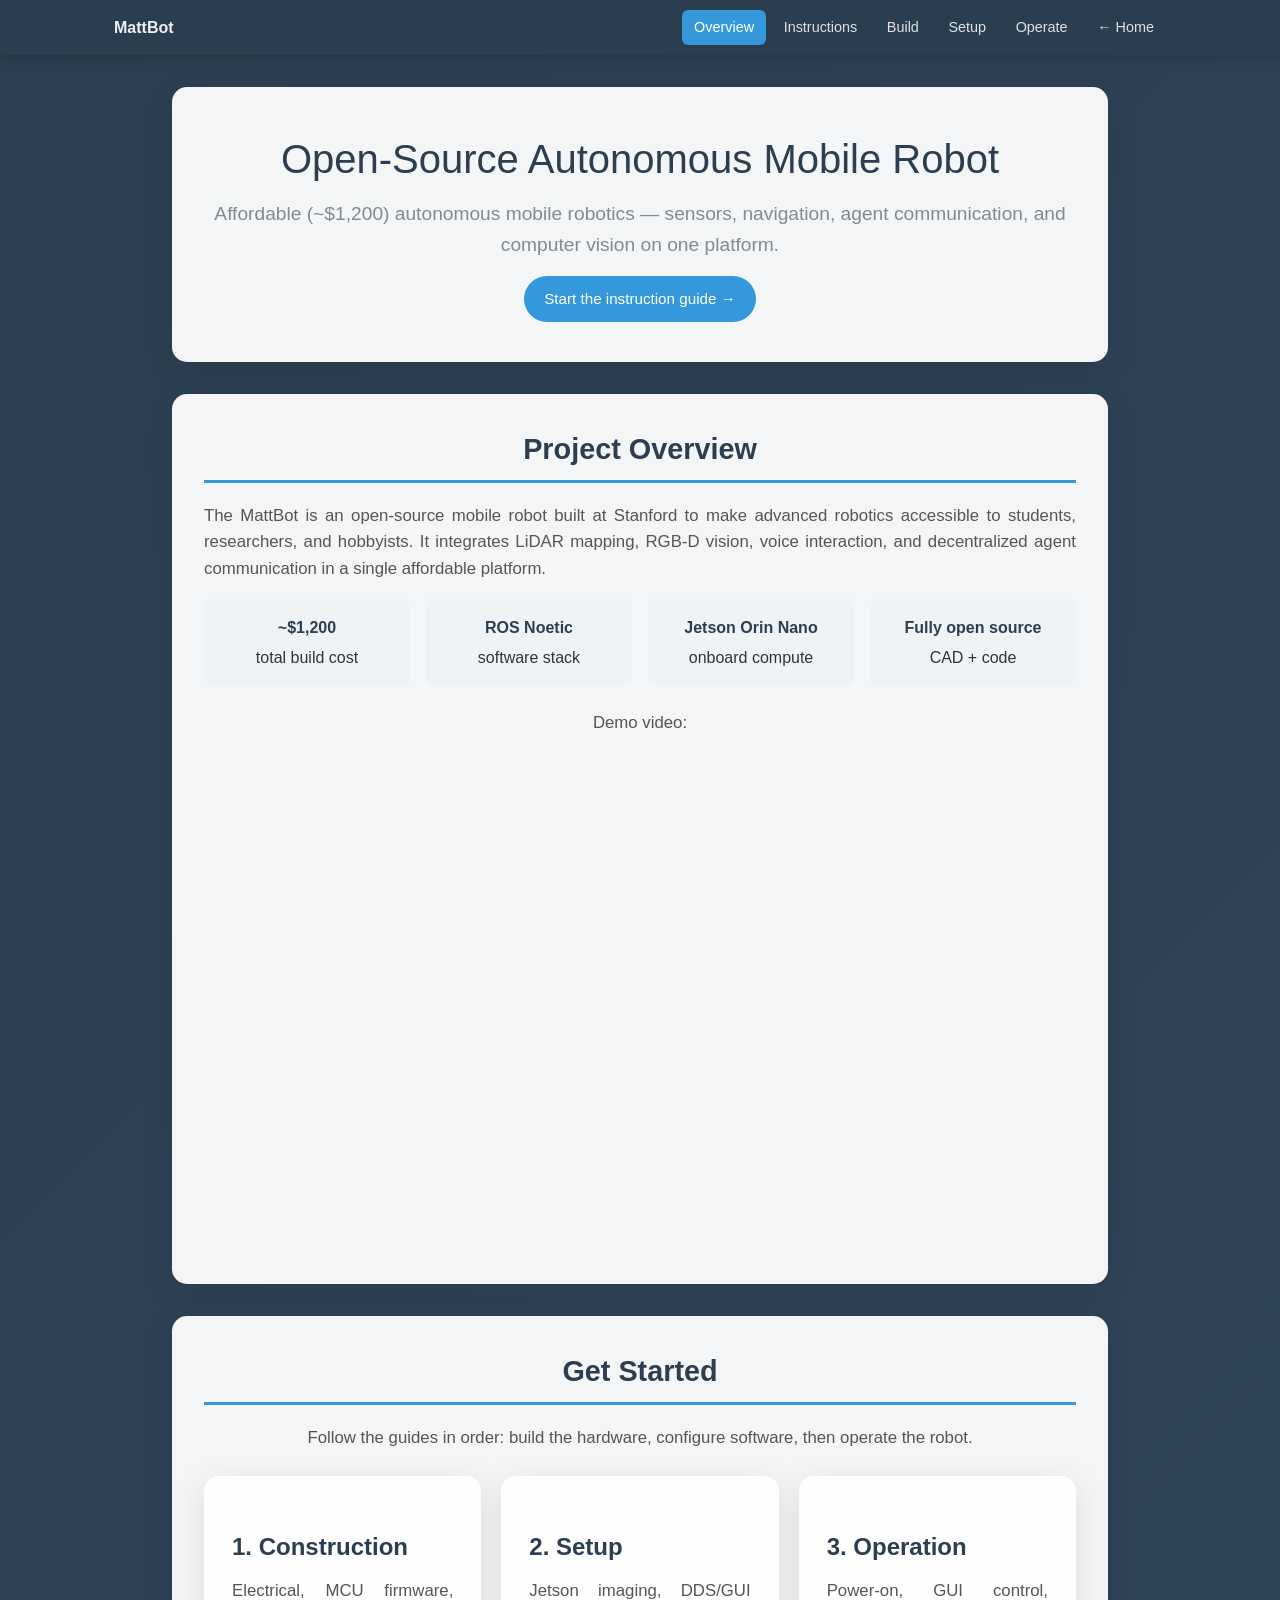
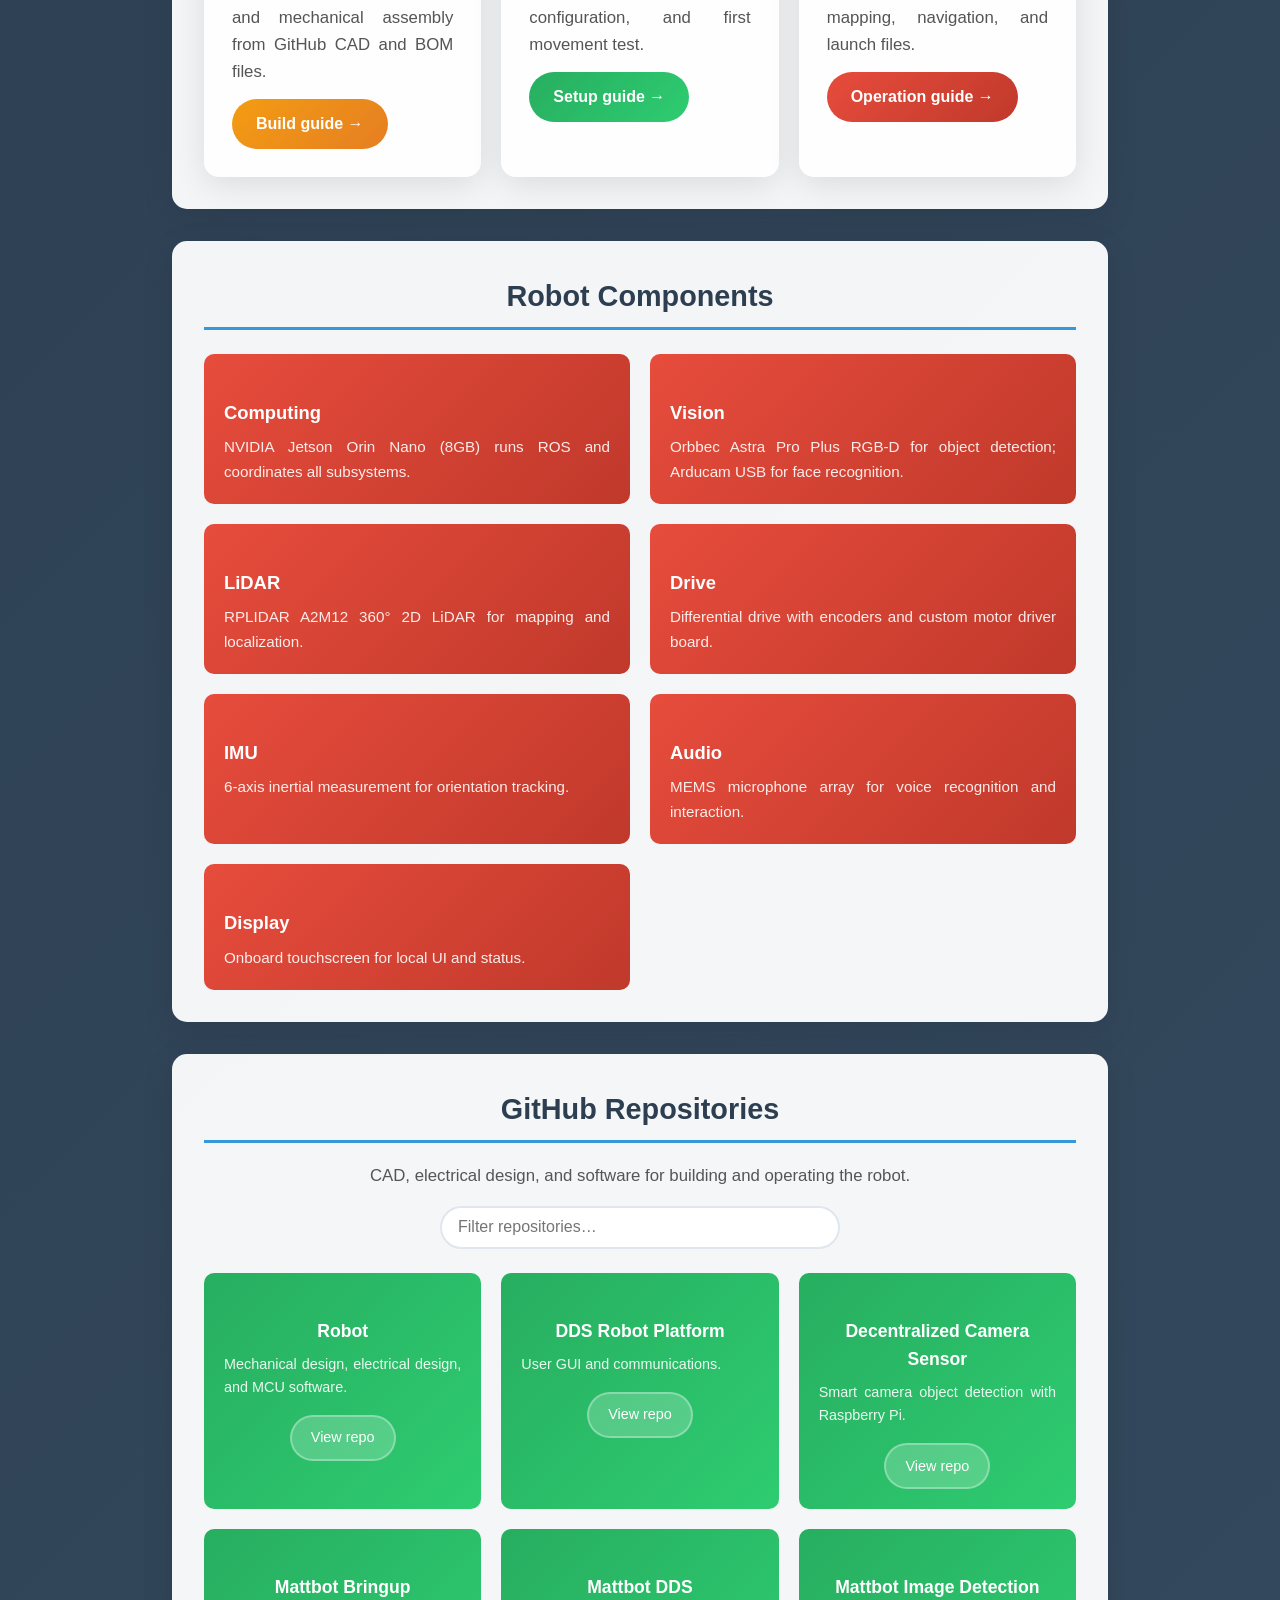
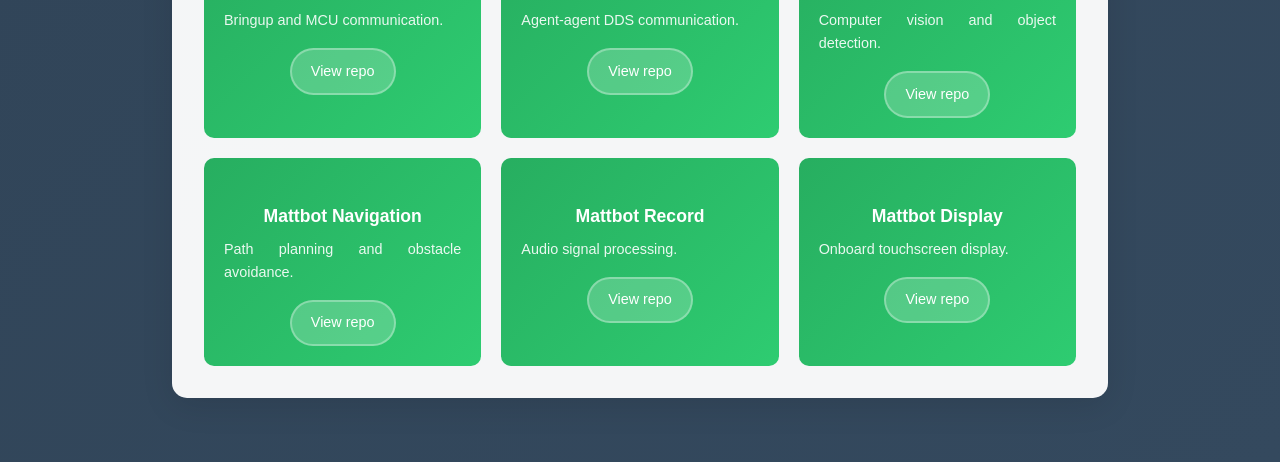
<file: mattbot/index.html>
<!DOCTYPE html>
<html lang="en" data-theme="overview">
<head>
    <meta charset="UTF-8">
    <meta name="viewport" content="width=device-width, initial-scale=1.0">
    <title>MattBot - Autonomous Mobile Robot | Matthew Sato</title>
    <link rel="stylesheet" href="assets/mattbot.css">
    <style>
        [data-theme="overview"] { --accent: #3498db; --accent-dark: #2980b9; --accent-border: #3498db; --bg-start: #2c3e50; --bg-end: #34495e; }
        .section h2 { text-align: center; }
        .section p { text-align: justify; }
    </style>
</head>
<body>
    <nav class="site-nav" aria-label="MattBot navigation">
        <div class="site-nav-inner">
            <a href="index.html" class="site-nav-brand">MattBot</a>
            <div class="site-nav-links">
                <a href="index.html">Overview</a>
                <a href="instructions.html">Instructions</a>
                <a href="construction.html">Build</a>
                <a href="setup.html">Setup</a>
                <a href="operation.html">Operate</a>
                <a href="../index.html">← Home</a>
            </div>
        </div>
    </nav>

    <div class="container">
        <header class="header">
            <h1>Open-Source Autonomous Mobile Robot</h1>
            <p class="subtitle">Affordable (~$1,200) autonomous mobile robotics — sensors, navigation, agent communication, and computer vision on one platform.</p>
            <div class="nav-links">
                <a href="instructions.html" class="nav-link">Start the instruction guide →</a>
            </div>
        </header>

        <section class="section">
            <h2>Project Overview</h2>
            <p>The MattBot is an open-source mobile robot built at Stanford to make advanced robotics accessible to students, researchers, and hobbyists. It integrates LiDAR mapping, RGB-D vision, voice interaction, and decentralized agent communication in a single affordable platform.</p>
            <div class="quick-ref">
                <div class="quick-ref-item"><strong>~$1,200</strong> total build cost</div>
                <div class="quick-ref-item"><strong>ROS Noetic</strong> software stack</div>
                <div class="quick-ref-item"><strong>Jetson Orin Nano</strong> onboard compute</div>
                <div class="quick-ref-item"><strong>Fully open source</strong> CAD + code</div>
            </div>
            <p style="text-align: center; margin-top: 1.5rem;">Demo video:</p>
            <div class="video-wrap">
                <iframe src="https://www.youtube.com/embed/gNVzARK9Pks" title="MattBot Demo" allow="accelerometer; autoplay; clipboard-write; encrypted-media; gyroscope; picture-in-picture" allowfullscreen></iframe>
            </div>
        </section>

        <section class="section">
            <h2>Get Started</h2>
            <p style="text-align: center;">Follow the guides in order: build the hardware, configure software, then operate the robot.</p>
            <div class="instructions-grid">
                <div class="instruction-card construction">
                    <h3>1. Construction</h3>
                    <p>Electrical, MCU firmware, and mechanical assembly from GitHub CAD and BOM files.</p>
                    <a href="construction.html" class="card-link">Build guide →</a>
                </div>
                <div class="instruction-card setup">
                    <h3>2. Setup</h3>
                    <p>Jetson imaging, DDS/GUI configuration, and first movement test.</p>
                    <a href="setup.html" class="card-link">Setup guide →</a>
                </div>
                <div class="instruction-card operation">
                    <h3>3. Operation</h3>
                    <p>Power-on, GUI control, mapping, navigation, and launch files.</p>
                    <a href="operation.html" class="card-link">Operation guide →</a>
                </div>
            </div>
        </section>

        <section class="section">
            <h2>Robot Components</h2>
            <div class="components-grid">
                <div class="component-card">
                    <h3>Computing</h3>
                    <p>NVIDIA Jetson Orin Nano (8GB) runs ROS and coordinates all subsystems.</p>
                </div>
                <div class="component-card">
                    <h3>Vision</h3>
                    <p>Orbbec Astra Pro Plus RGB-D for object detection; Arducam USB for face recognition.</p>
                </div>
                <div class="component-card">
                    <h3>LiDAR</h3>
                    <p>RPLIDAR A2M12 360° 2D LiDAR for mapping and localization.</p>
                </div>
                <div class="component-card">
                    <h3>Drive</h3>
                    <p>Differential drive with encoders and custom motor driver board.</p>
                </div>
                <div class="component-card">
                    <h3>IMU</h3>
                    <p>6-axis inertial measurement for orientation tracking.</p>
                </div>
                <div class="component-card">
                    <h3>Audio</h3>
                    <p>MEMS microphone array for voice recognition and interaction.</p>
                </div>
                <div class="component-card">
                    <h3>Display</h3>
                    <p>Onboard touchscreen for local UI and status.</p>
                </div>
            </div>
        </section>

        <section class="section">
            <h2>GitHub Repositories</h2>
            <p style="text-align: center;">CAD, electrical design, and software for building and operating the robot.</p>
            <input type="search" id="repo-search" class="repo-search" placeholder="Filter repositories…" aria-label="Filter repositories">
            <div class="repos-grid" id="repos-grid">
                <div class="repo-card">
                    <h3>Robot</h3>
                    <p>Mechanical design, electrical design, and MCU software.</p>
                    <a href="https://github.com/satomm1/Robot" class="repo-link" target="_blank" rel="noopener">View repo</a>
                </div>
                <div class="repo-card">
                    <h3>DDS Robot Platform</h3>
                    <p>User GUI and communications.</p>
                    <a href="https://github.com/satomm1/dds_robot_platform" class="repo-link" target="_blank" rel="noopener">View repo</a>
                </div>
                <div class="repo-card">
                    <h3>Decentralized Camera Sensor</h3>
                    <p>Smart camera object detection with Raspberry Pi.</p>
                    <a href="https://github.com/satomm1/decentralized_camera_sensor" class="repo-link" target="_blank" rel="noopener">View repo</a>
                </div>
                <div class="repo-card">
                    <h3>Mattbot Bringup</h3>
                    <p>Bringup and MCU communication.</p>
                    <a href="https://github.com/satomm1/mattbot_bringup" class="repo-link" target="_blank" rel="noopener">View repo</a>
                </div>
                <div class="repo-card">
                    <h3>Mattbot DDS</h3>
                    <p>Agent-agent DDS communication.</p>
                    <a href="https://github.com/satomm1/mattbot_dds" class="repo-link" target="_blank" rel="noopener">View repo</a>
                </div>
                <div class="repo-card">
                    <h3>Mattbot Image Detection</h3>
                    <p>Computer vision and object detection.</p>
                    <a href="https://github.com/satomm1/mattbot_image_detection" class="repo-link" target="_blank" rel="noopener">View repo</a>
                </div>
                <div class="repo-card">
                    <h3>Mattbot Navigation</h3>
                    <p>Path planning and obstacle avoidance.</p>
                    <a href="https://github.com/satomm1/mattbot_navigation" class="repo-link" target="_blank" rel="noopener">View repo</a>
                </div>
                <div class="repo-card">
                    <h3>Mattbot Record</h3>
                    <p>Audio signal processing.</p>
                    <a href="https://github.com/satomm1/mattbot_record" class="repo-link" target="_blank" rel="noopener">View repo</a>
                </div>
                <div class="repo-card">
                    <h3>Mattbot Display</h3>
                    <p>Onboard touchscreen display.</p>
                    <a href="https://github.com/satomm1/mattbot_display" class="repo-link" target="_blank" rel="noopener">View repo</a>
                </div>
            </div>
        </section>
    </div>

    <button type="button" class="back-to-top" id="backToTop" aria-label="Back to top">↑</button>
    <script src="assets/mattbot.js"></script>
</body>
</html>
</file>
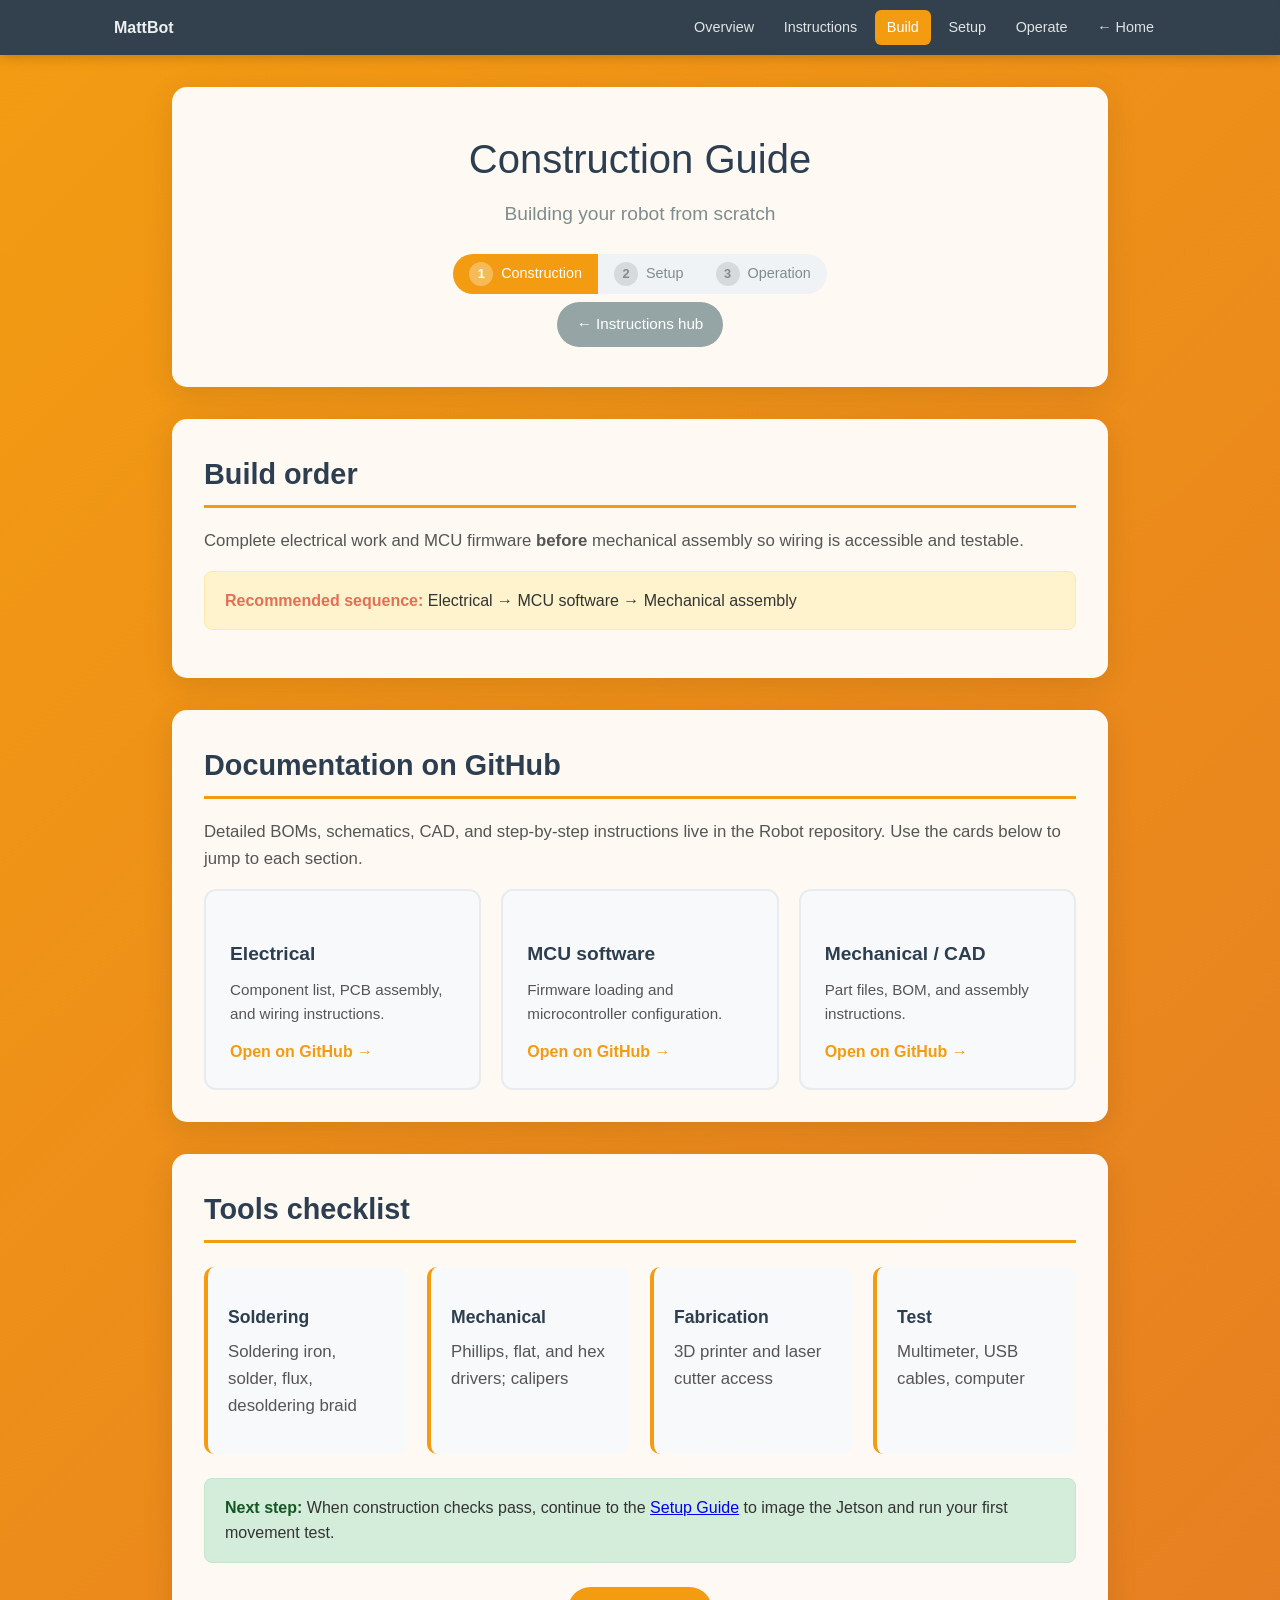
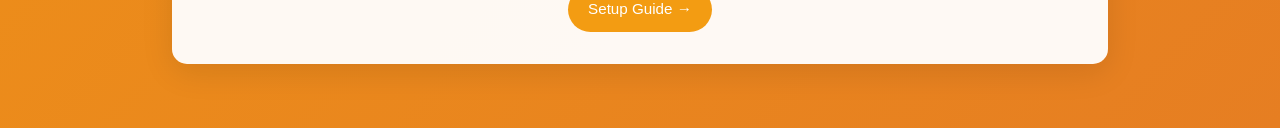
<file: mattbot/construction.html>
<!DOCTYPE html>
<html lang="en" data-theme="construction">
<head>
    <meta charset="UTF-8">
    <meta name="viewport" content="width=device-width, initial-scale=1.0">
    <title>MattBot Construction Guide | Matthew Sato</title>
    <link rel="stylesheet" href="assets/mattbot.css">
</head>
<body>
    <nav class="site-nav" aria-label="MattBot navigation">
        <div class="site-nav-inner">
            <a href="index.html" class="site-nav-brand">MattBot</a>
            <div class="site-nav-links">
                <a href="index.html">Overview</a>
                <a href="instructions.html">Instructions</a>
                <a href="construction.html">Build</a>
                <a href="setup.html">Setup</a>
                <a href="operation.html">Operate</a>
                <a href="../index.html">← Home</a>
            </div>
        </div>
    </nav>

    <div class="container">
        <header class="header">
            <h1>Construction Guide</h1>
            <p class="subtitle">Building your robot from scratch</p>
            <nav class="phase-progress" aria-label="Build phases">
                <a href="construction.html" class="phase-step active"><span class="num">1</span> Construction</a>
                <a href="setup.html" class="phase-step"><span class="num">2</span> Setup</a>
                <a href="operation.html" class="phase-step"><span class="num">3</span> Operation</a>
            </nav>
            <div class="nav-links">
                <a href="instructions.html" class="nav-link back">← Instructions hub</a>
            </div>
        </header>

        <section class="section">
            <h2>Build order</h2>
            <p>Complete electrical work and MCU firmware <strong>before</strong> mechanical assembly so wiring is accessible and testable.</p>
            <div class="warning">
                <strong>Recommended sequence:</strong> Electrical → MCU software → Mechanical assembly
            </div>
        </section>

        <section class="section">
            <h2>Documentation on GitHub</h2>
            <p>Detailed BOMs, schematics, CAD, and step-by-step instructions live in the Robot repository. Use the cards below to jump to each section.</p>
            <div class="link-card-grid">
                <a href="https://github.com/satomm1/Robot/tree/main/Electrical" class="link-card" target="_blank" rel="noopener">
                    <h3>Electrical</h3>
                    <p>Component list, PCB assembly, and wiring instructions.</p>
                    <span class="arrow">Open on GitHub →</span>
                </a>
                <a href="https://github.com/satomm1/Robot/tree/main/Software" class="link-card" target="_blank" rel="noopener">
                    <h3>MCU software</h3>
                    <p>Firmware loading and microcontroller configuration.</p>
                    <span class="arrow">Open on GitHub →</span>
                </a>
                <a href="https://github.com/satomm1/Robot/tree/main/CAD" class="link-card" target="_blank" rel="noopener">
                    <h3>Mechanical / CAD</h3>
                    <p>Part files, BOM, and assembly instructions.</p>
                    <span class="arrow">Open on GitHub →</span>
                </a>
            </div>
        </section>

        <section class="section">
            <h2>Tools checklist</h2>
            <div class="req-grid">
                <div class="req-item"><h4>Soldering</h4><p>Soldering iron, solder, flux, desoldering braid</p></div>
                <div class="req-item"><h4>Mechanical</h4><p>Phillips, flat, and hex drivers; calipers</p></div>
                <div class="req-item"><h4>Fabrication</h4><p>3D printer and laser cutter access</p></div>
                <div class="req-item"><h4>Test</h4><p>Multimeter, USB cables, computer</p></div>
            </div>
            <div class="success" style="margin-top: 1.5rem;">
                <strong>Next step:</strong> When construction checks pass, continue to the <a href="setup.html">Setup Guide</a> to image the Jetson and run your first movement test.
            </div>
            <div class="nav-links" style="margin-top: 1.5rem;">
                <a href="setup.html" class="nav-link">Setup Guide →</a>
            </div>
        </section>
    </div>

    <button type="button" class="back-to-top" id="backToTop" aria-label="Back to top">↑</button>
    <script src="assets/mattbot.js"></script>
</body>
</html>
</file>
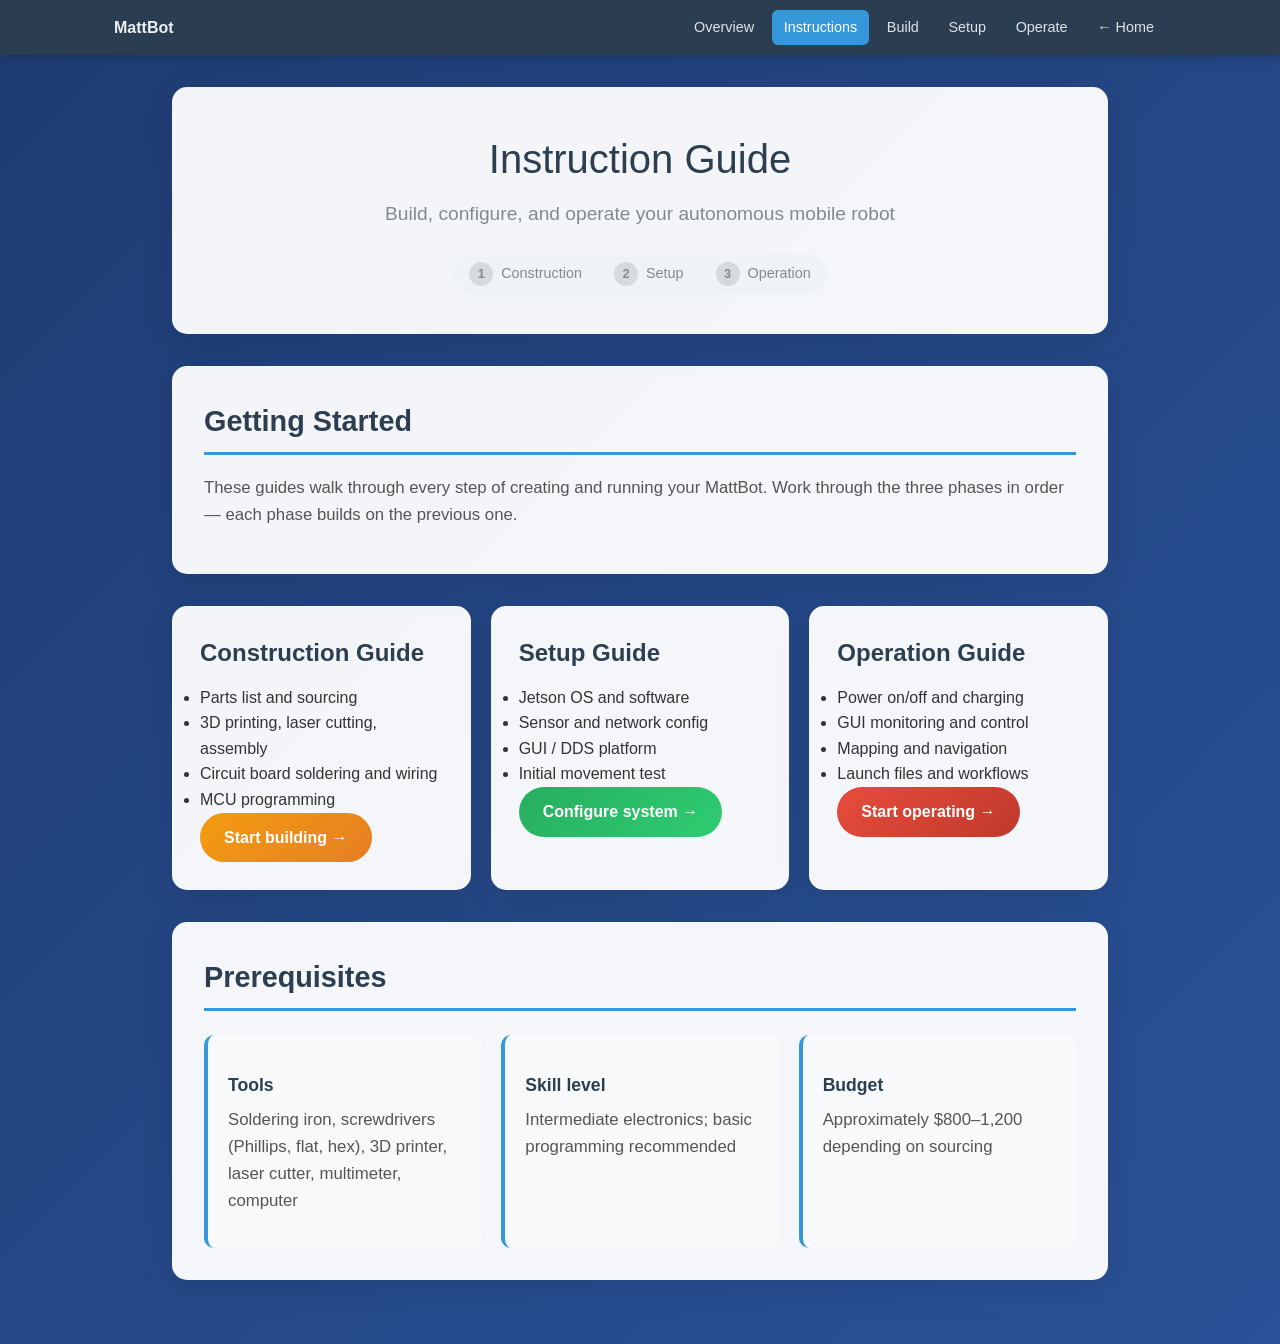
<file: mattbot/instructions.html>
<!DOCTYPE html>
<html lang="en" data-theme="instructions">
<head>
    <meta charset="UTF-8">
    <meta name="viewport" content="width=device-width, initial-scale=1.0">
    <title>MattBot Instructions | Matthew Sato</title>
    <link rel="stylesheet" href="assets/mattbot.css">
</head>
<body>
    <nav class="site-nav" aria-label="MattBot navigation">
        <div class="site-nav-inner">
            <a href="index.html" class="site-nav-brand">MattBot</a>
            <div class="site-nav-links">
                <a href="index.html">Overview</a>
                <a href="instructions.html">Instructions</a>
                <a href="construction.html">Build</a>
                <a href="setup.html">Setup</a>
                <a href="operation.html">Operate</a>
                <a href="../index.html">← Home</a>
            </div>
        </div>
    </nav>

    <div class="container">
        <header class="header">
            <h1>Instruction Guide</h1>
            <p class="subtitle">Build, configure, and operate your autonomous mobile robot</p>
            <nav class="phase-progress" aria-label="Build phases">
                <a href="construction.html" class="phase-step"><span class="num">1</span> Construction</a>
                <a href="setup.html" class="phase-step"><span class="num">2</span> Setup</a>
                <a href="operation.html" class="phase-step"><span class="num">3</span> Operation</a>
            </nav>
        </header>

        <section class="section">
            <h2>Getting Started</h2>
            <p>These guides walk through every step of creating and running your MattBot. Work through the three phases in order — each phase builds on the previous one.</p>
        </section>

        <div class="instructions-grid">
            <div class="instruction-card construction">
                <h3>Construction Guide</h3>
                <ul>
                    <li>Parts list and sourcing</li>
                    <li>3D printing, laser cutting, assembly</li>
                    <li>Circuit board soldering and wiring</li>
                    <li>MCU programming</li>
                </ul>
                <a href="construction.html" class="card-link">Start building →</a>
            </div>
            <div class="instruction-card setup">
                <h3>Setup Guide</h3>
                <ul>
                    <li>Jetson OS and software</li>
                    <li>Sensor and network config</li>
                    <li>GUI / DDS platform</li>
                    <li>Initial movement test</li>
                </ul>
                <a href="setup.html" class="card-link">Configure system →</a>
            </div>
            <div class="instruction-card operation">
                <h3>Operation Guide</h3>
                <ul>
                    <li>Power on/off and charging</li>
                    <li>GUI monitoring and control</li>
                    <li>Mapping and navigation</li>
                    <li>Launch files and workflows</li>
                </ul>
                <a href="operation.html" class="card-link">Start operating →</a>
            </div>
        </div>

        <section class="section requirements" style="margin-top: 2rem;">
            <h2>Prerequisites</h2>
            <div class="req-grid">
                <div class="req-item">
                    <h4>Tools</h4>
                    <p>Soldering iron, screwdrivers (Phillips, flat, hex), 3D printer, laser cutter, multimeter, computer</p>
                </div>
                <div class="req-item">
                    <h4>Skill level</h4>
                    <p>Intermediate electronics; basic programming recommended</p>
                </div>
                <div class="req-item">
                    <h4>Budget</h4>
                    <p>Approximately $800–1,200 depending on sourcing</p>
                </div>
            </div>
        </section>
    </div>

    <button type="button" class="back-to-top" id="backToTop" aria-label="Back to top">↑</button>
    <script src="assets/mattbot.js"></script>
</body>
</html>
</file>
<file: mattbot/assets/mattbot.css>
/* MattBot shared styles */
:root {
    --accent: #3498db;
    --accent-dark: #2980b9;
    --accent-border: #3498db;
    --bg-start: #2c3e50;
    --bg-end: #34495e;
    --card-bg: rgba(255, 255, 255, 0.95);
    --text: #333;
    --text-muted: #555;
    --header-text: #2c3e50;
}

[data-theme="instructions"] {
    --accent: #3498db;
    --accent-dark: #2980b9;
    --accent-border: #3498db;
    --bg-start: #1e3c72;
    --bg-end: #2a5298;
}

[data-theme="construction"] {
    --accent: #f39c12;
    --accent-dark: #e67e22;
    --accent-border: #f39c12;
    --bg-start: #f39c12;
    --bg-end: #e67e22;
}

[data-theme="setup"] {
    --accent: #27ae60;
    --accent-dark: #2ecc71;
    --accent-border: #27ae60;
    --bg-start: #27ae60;
    --bg-end: #2ecc71;
}

[data-theme="operation"] {
    --accent: #e74c3c;
    --accent-dark: #c0392b;
    --accent-border: #e74c3c;
    --bg-start: #e74c3c;
    --bg-end: #c0392b;
}

[data-theme="kaist"] {
    --accent: #7b4397;
    --accent-dark: #5c2d7a;
    --accent-border: #7b4397;
    --bg-start: #5c2d7a;
    --bg-end: #7b4397;
}

* {
    margin: 0;
    padding: 0;
    box-sizing: border-box;
}

html {
    scroll-behavior: smooth;
}

body {
    font-family: 'Segoe UI', Tahoma, Geneva, Verdana, sans-serif;
    line-height: 1.6;
    color: var(--text);
    background: linear-gradient(135deg, var(--bg-start) 0%, var(--bg-end) 100%);
    min-height: 100vh;
}

/* Sticky site navigation */
.site-nav {
    position: sticky;
    top: 0;
    z-index: 200;
    background: rgba(44, 62, 80, 0.97);
    backdrop-filter: blur(8px);
    box-shadow: 0 2px 12px rgba(0, 0, 0, 0.2);
}

.site-nav-inner {
    max-width: 1100px;
    margin: 0 auto;
    padding: 0.6rem 1.5rem;
    display: flex;
    align-items: center;
    justify-content: space-between;
    gap: 1rem;
    flex-wrap: wrap;
}

.site-nav-brand {
    color: #ecf0f1;
    font-weight: 600;
    text-decoration: none;
    font-size: 1rem;
    white-space: nowrap;
}

.site-nav-brand:hover {
    color: #fff;
}

.site-nav-links {
    display: flex;
    gap: 0.35rem;
    flex-wrap: wrap;
}

.site-nav-links a {
    color: rgba(255, 255, 255, 0.85);
    text-decoration: none;
    padding: 0.4rem 0.75rem;
    border-radius: 6px;
    font-size: 0.9rem;
    transition: background 0.2s, color 0.2s;
}

.site-nav-links a:hover,
.site-nav-links a.active {
    background: rgba(255, 255, 255, 0.15);
    color: #fff;
}

.site-nav-links a.active {
    background: var(--accent);
}

.container {
    max-width: 1000px;
    margin: 0 auto;
    padding: 2rem;
}

.container.with-sidebar {
    max-width: 1200px;
    display: grid;
    grid-template-columns: 220px 1fr;
    gap: 2rem;
    align-items: start;
}

.container.with-sidebar > aside {
    position: sticky;
    top: 4.5rem;
    align-self: start;
    z-index: 10;
}

.page-layout {
    min-width: 0;
}

.header {
    text-align: center;
    background: var(--card-bg);
    padding: 2.5rem 2rem;
    border-radius: 15px;
    box-shadow: 0 8px 32px rgba(0, 0, 0, 0.1);
    margin-bottom: 2rem;
}

.header h1 {
    color: var(--header-text);
    font-size: 2.5rem;
    margin-bottom: 0.5rem;
    font-weight: 300;
}

.header .subtitle {
    color: #7f8c8d;
    font-size: 1.2rem;
    margin-bottom: 1rem;
}

.nav-links {
    display: flex;
    gap: 0.75rem;
    justify-content: center;
    flex-wrap: wrap;
    margin-top: 0.5rem;
}

.nav-link {
    display: inline-block;
    background: var(--accent);
    color: white;
    padding: 0.65rem 1.25rem;
    text-decoration: none;
    border-radius: 25px;
    transition: all 0.3s ease;
    font-weight: 500;
    font-size: 0.95rem;
}

.nav-link:hover {
    background: var(--accent-dark);
    transform: translateY(-2px);
}

.nav-link.back {
    background: #95a5a6;
}

.nav-link.back:hover {
    background: #7f8c8d;
}

/* Phase progress (instructions hub) */
.phase-progress {
    display: flex;
    justify-content: center;
    gap: 0;
    margin: 1.5rem 0 0;
    flex-wrap: wrap;
}

.phase-step {
    display: flex;
    align-items: center;
    gap: 0.5rem;
    padding: 0.5rem 1rem;
    background: #f0f3f5;
    color: #7f8c8d;
    font-size: 0.9rem;
    font-weight: 500;
    text-decoration: none;
    transition: all 0.2s;
}

.phase-step:first-child {
    border-radius: 25px 0 0 25px;
}

.phase-step:last-child {
    border-radius: 0 25px 25px 0;
}

.phase-step:hover {
    background: #e8ecef;
    color: var(--header-text);
}

.phase-step.active {
    background: var(--accent);
    color: white;
}

.phase-step .num {
    width: 24px;
    height: 24px;
    border-radius: 50%;
    background: rgba(0, 0, 0, 0.1);
    display: flex;
    align-items: center;
    justify-content: center;
    font-size: 0.8rem;
    font-weight: 700;
}

.phase-step.active .num {
    background: rgba(255, 255, 255, 0.3);
}

.section {
    background: var(--card-bg);
    padding: 2rem;
    border-radius: 15px;
    box-shadow: 0 8px 32px rgba(0, 0, 0, 0.1);
    margin-bottom: 2rem;
}

.section h2 {
    color: var(--header-text);
    font-size: 1.8rem;
    margin-bottom: 1.25rem;
    border-bottom: 3px solid var(--accent-border);
    padding-bottom: 0.5rem;
}

.section h3 {
    color: var(--accent-dark);
    font-size: 1.35rem;
    margin: 1.5rem 0 0.75rem;
}

.section h4 {
    color: var(--header-text);
    font-size: 1.1rem;
    margin: 1rem 0 0.5rem;
}

.section p,
.section li {
    color: var(--text-muted);
    font-size: 1.05rem;
    margin-bottom: 0.85rem;
}

.section ul,
.section ol {
    margin-left: 1.5rem;
    margin-bottom: 1rem;
}

.pin-table {
    width: 100%;
    border-collapse: collapse;
    margin: 1rem 0;
    font-size: 0.95rem;
    border: 2px solid #b0b8c4;
}

.pin-table th,
.pin-table td {
    border: 1px solid #b0b8c4;
    padding: 0.6rem 0.75rem;
    text-align: left;
}

.pin-table thead th {
    border-bottom: 2px solid #b0b8c4;
}

.pin-table th {
    background: #f0f3f5;
    color: var(--header-text);
    font-weight: 600;
}

.pin-table tbody tr:nth-child(even) {
    background: #fafbfc;
}

/* Table of contents sidebar */
.toc-sidebar {
    background: var(--card-bg);
    border-radius: 12px;
    padding: 1.25rem;
    box-shadow: 0 4px 20px rgba(0, 0, 0, 0.1);
    max-height: calc(100vh - 6rem);
    overflow-y: auto;
}

.toc-sidebar h3 {
    font-size: 0.85rem;
    text-transform: uppercase;
    letter-spacing: 0.05em;
    color: #7f8c8d;
    margin-bottom: 0.75rem;
}

.toc-sidebar ul {
    list-style: none;
    margin: 0;
    padding: 0;
}

.toc-sidebar li {
    margin-bottom: 0.25rem;
}

.toc-sidebar a {
    display: block;
    padding: 0.35rem 0.5rem;
    color: var(--text-muted);
    text-decoration: none;
    font-size: 0.88rem;
    border-radius: 6px;
    border-left: 3px solid transparent;
    transition: all 0.15s;
}

.toc-sidebar a:hover {
    background: #f0f3f5;
    color: var(--header-text);
}

.toc-sidebar a.active {
    border-left-color: var(--accent);
    background: #f0f3f5;
    color: var(--header-text);
    font-weight: 600;
}

.toc-sidebar .toc-h3 a {
    padding-left: 1rem;
    font-size: 0.82rem;
}

/* Mobile TOC toggle */
.toc-toggle {
    display: none;
    width: 100%;
    padding: 0.75rem 1rem;
    background: var(--accent);
    color: white;
    border: none;
    border-radius: 8px;
    font-size: 1rem;
    cursor: pointer;
    margin-bottom: 1rem;
}

/* Collapsible panels */
.collapsible {
    border: 1px solid #e0e6ed;
    border-radius: 10px;
    margin-bottom: 0.75rem;
    overflow: hidden;
    background: #fafbfc;
}

.collapsible-trigger {
    width: 100%;
    display: flex;
    align-items: center;
    justify-content: space-between;
    gap: 1rem;
    padding: 1rem 1.25rem;
    background: #f8f9fa;
    border: none;
    cursor: pointer;
    font-size: 1.05rem;
    font-weight: 600;
    color: var(--header-text);
    text-align: left;
    transition: background 0.2s;
}

.collapsible-trigger:hover {
    background: #eef1f4;
}

.collapsible-trigger .chevron {
    flex-shrink: 0;
    width: 20px;
    height: 20px;
    transition: transform 0.25s;
    color: var(--accent);
}

.collapsible.open > .collapsible-trigger .chevron {
    transform: rotate(180deg);
}

.collapsible-panel {
    max-height: 0;
    overflow: hidden;
    transition: max-height 0.35s ease;
}

.collapsible.open > .collapsible-panel {
    max-height: 5000px;
}

.collapsible.updates-archive-wrap.open > .collapsible-panel {
    max-height: none;
}

.collapsible.updates-archive-wrap > .collapsible-trigger {
    background: #eef1f4;
    color: var(--header-text);
    font-size: 0.95rem;
    text-transform: uppercase;
    letter-spacing: 0.04em;
}

.collapsible.updates-archive-wrap > .collapsible-content {
    padding-top: 0.5rem;
}

.collapsible-content {
    padding: 0 1.25rem 1.25rem;
}

/* Step cards */
.step-card {
    background: #f8f9fa;
    padding: 1.5rem;
    border-radius: 10px;
    margin: 1rem 0;
    border-left: 5px solid var(--accent);
}

.step-number {
    background: var(--accent);
    color: white;
    width: 36px;
    height: 36px;
    border-radius: 50%;
    display: flex;
    align-items: center;
    justify-content: center;
    font-weight: bold;
    font-size: 1rem;
    margin-bottom: 0.75rem;
}

/* Code blocks with copy */
.code-wrap {
    position: relative;
    margin: 1rem 0;
}

.code-block {
    background: #2c3e50;
    color: #ecf0f1;
    padding: 1rem 3rem 1rem 1rem;
    border-radius: 8px;
    font-family: 'Consolas', 'Courier New', monospace;
    font-size: 0.9rem;
    overflow-x: auto;
    white-space: pre-wrap;
    word-break: break-all;
}

.copy-btn {
    position: absolute;
    top: 0.5rem;
    right: 0.5rem;
    background: rgba(255, 255, 255, 0.15);
    color: #ecf0f1;
    border: 1px solid rgba(255, 255, 255, 0.25);
    padding: 0.3rem 0.6rem;
    border-radius: 5px;
    font-size: 0.75rem;
    cursor: pointer;
    transition: background 0.2s;
}

.copy-btn:hover {
    background: rgba(255, 255, 255, 0.25);
}

.copy-btn.copied {
    background: #27ae60;
    border-color: #27ae60;
}

.tip,
.warning,
.success {
    padding: 1rem 1.25rem;
    border-radius: 8px;
    margin: 1rem 0;
}

.tip {
    background: #d1ecf1;
    border: 1px solid #bee5eb;
}

.tip strong {
    color: #0c5460;
}

.warning {
    background: #fff3cd;
    border: 1px solid #ffeaa7;
}

.warning strong {
    color: #e17055;
}

.success {
    background: #d4edda;
    border: 1px solid #c3e6cb;
}

.success strong {
    color: #155724;
}

/* Grids */
.components-grid,
.repos-grid,
.instructions-grid,
.controls-grid,
.config-grid,
.parts-grid,
.req-grid {
    display: grid;
    gap: 1.25rem;
    margin-top: 1.5rem;
}

.components-grid {
    grid-template-columns: repeat(auto-fit, minmax(280px, 1fr));
}

.repos-grid {
    grid-template-columns: repeat(auto-fit, minmax(240px, 1fr));
}

.instructions-grid {
    grid-template-columns: repeat(auto-fit, minmax(260px, 1fr));
}

.controls-grid,
.config-grid {
    grid-template-columns: repeat(auto-fit, minmax(220px, 1fr));
}

.req-grid {
    grid-template-columns: repeat(auto-fit, minmax(180px, 1fr));
}

.component-card {
    background: linear-gradient(135deg, #e74c3c, #c0392b);
    padding: 1.25rem;
    border-radius: 10px;
    color: white;
    transition: transform 0.3s ease;
}

.component-card:hover {
    transform: translateY(-4px);
}

.component-card h3 {
    color: #fff;
    font-size: 1.15rem;
    margin-bottom: 0.5rem;
}

.component-card p {
    color: rgba(255, 255, 255, 0.9);
    font-size: 0.95rem;
    margin: 0;
}

.repo-card {
    background: linear-gradient(135deg, #27ae60, #2ecc71);
    padding: 1.25rem;
    border-radius: 10px;
    text-align: center;
    transition: transform 0.3s ease;
}

.repo-card.hidden {
    display: none;
}

.repo-card:hover {
    transform: translateY(-4px);
}

.repo-card h3 {
    color: white;
    font-size: 1.1rem;
    margin-bottom: 0.5rem;
}

.repo-card p {
    color: rgba(255, 255, 255, 0.9);
    font-size: 0.9rem;
    margin-bottom: 1rem;
}

.repo-link {
    display: inline-block;
    background: rgba(255, 255, 255, 0.2);
    color: white;
    padding: 0.6rem 1.2rem;
    text-decoration: none;
    border-radius: 25px;
    border: 2px solid rgba(255, 255, 255, 0.3);
    font-weight: 500;
    font-size: 0.9rem;
    transition: all 0.2s;
}

.repo-link:hover {
    background: rgba(255, 255, 255, 0.35);
}

.repo-search {
    width: 100%;
    max-width: 400px;
    margin: 1rem auto 0;
    display: block;
    padding: 0.65rem 1rem;
    border: 2px solid #e0e6ed;
    border-radius: 25px;
    font-size: 1rem;
    outline: none;
    transition: border-color 0.2s;
}

.repo-search:focus {
    border-color: var(--accent);
}

.instruction-card {
    background: var(--card-bg);
    padding: 1.75rem;
    border-radius: 15px;
    box-shadow: 0 8px 32px rgba(0, 0, 0, 0.1);
    transition: transform 0.3s ease;
}

.instruction-card:hover {
    transform: translateY(-4px);
}

.instruction-card h3 {
    color: var(--header-text);
    font-size: 1.5rem;
    margin-bottom: 0.75rem;
}

.card-link {
    display: inline-block;
    background: var(--accent);
    color: white;
    padding: 0.75rem 1.5rem;
    text-decoration: none;
    border-radius: 25px;
    font-weight: 600;
    transition: transform 0.2s;
}

.card-link:hover {
    transform: scale(1.03);
}

.instruction-card.construction .card-link {
    background: linear-gradient(135deg, #f39c12, #e67e22);
}

.instruction-card.setup .card-link {
    background: linear-gradient(135deg, #27ae60, #2ecc71);
}

.instruction-card.operation .card-link {
    background: linear-gradient(135deg, #e74c3c, #c0392b);
}

.control-card,
.config-card,
.part-card,
.req-item {
    background: #f8f9fa;
    padding: 1.25rem;
    border-radius: 10px;
    border-left: 4px solid var(--accent);
}

.req-item h4,
.control-card h4,
.config-card h4,
.part-card h4 {
    color: var(--header-text);
    margin-bottom: 0.5rem;
}

.link-card-grid {
    display: grid;
    grid-template-columns: repeat(auto-fit, minmax(260px, 1fr));
    gap: 1.25rem;
    margin-top: 1rem;
}

.link-card {
    display: block;
    background: #f8f9fa;
    padding: 1.5rem;
    border-radius: 12px;
    text-decoration: none;
    border: 2px solid #e8ecef;
    transition: all 0.25s;
}

.link-card:hover {
    border-color: var(--accent);
    transform: translateY(-3px);
    box-shadow: 0 8px 20px rgba(0, 0, 0, 0.08);
}

.link-card h3 {
    color: var(--header-text);
    font-size: 1.2rem;
    margin-bottom: 0.5rem;
}

.link-card p {
    color: var(--text-muted);
    font-size: 0.95rem;
    margin: 0;
}

.link-card .arrow {
    color: var(--accent);
    font-weight: 600;
    margin-top: 0.75rem;
    display: inline-block;
}

/* Images */
.section-image,
.img-responsive {
    max-width: 100%;
    height: auto;
    display: block;
    margin: 1rem auto;
    border-radius: 8px;
    box-shadow: 0 4px 12px rgba(0, 0, 0, 0.12);
    cursor: zoom-in;
}

.img-pair {
    display: flex;
    gap: 1%;
    flex-wrap: wrap;
    align-items: flex-start;
    margin: 1rem 0;
}

.img-pair img {
    border-radius: 8px;
    box-shadow: 0 4px 8px rgba(0, 0, 0, 0.1);
    cursor: zoom-in;
}

.img-pair .img-small {
    width: 19%;
    min-width: 80px;
}

.img-pair .img-large {
    width: 79%;
    flex: 1;
    min-width: 200px;
}

.video-wrap {
    position: relative;
    padding-bottom: 56.25%;
    height: 0;
    overflow: hidden;
    border-radius: 10px;
    margin-top: 1.5rem;
}

.video-wrap iframe {
    position: absolute;
    top: 0;
    left: 0;
    width: 100%;
    height: 100%;
    border: 0;
}

/* Lightbox */
.lightbox {
    display: none;
    position: fixed;
    inset: 0;
    z-index: 1000;
    background: rgba(0, 0, 0, 0.9);
    align-items: center;
    justify-content: center;
    padding: 2rem;
    cursor: zoom-out;
}

.lightbox.open {
    display: flex;
}

.lightbox img {
    max-width: 95%;
    max-height: 95%;
    border-radius: 8px;
    object-fit: contain;
}

/* Notice modal */
.notice-modal {
    position: fixed;
    inset: 0;
    z-index: 1100;
    background: rgba(0, 0, 0, 0.6);
    display: flex;
    align-items: center;
    justify-content: center;
    padding: 1.5rem;
}

.notice-modal[hidden] {
    display: none;
}

.notice-modal-box {
    background: var(--card-bg);
    color: var(--text);
    max-width: 30rem;
    width: 100%;
    border-radius: 12px;
    border-top: 5px solid var(--accent);
    padding: 1.75rem;
    box-shadow: 0 20px 50px rgba(0, 0, 0, 0.35);
}

.notice-modal-box h2 {
    color: var(--header-text);
    font-size: 1.2rem;
    margin-bottom: 0.85rem;
}

.notice-modal-box p {
    color: var(--text-muted);
    margin-bottom: 0.75rem;
    line-height: 1.5;
}

.notice-modal-btn {
    margin-top: 0.5rem;
    background: var(--accent);
    color: #fff;
    border: none;
    border-radius: 6px;
    padding: 0.6rem 1.25rem;
    font-size: 0.95rem;
    font-weight: 600;
    cursor: pointer;
}

.notice-modal-btn:hover {
    background: var(--accent-dark);
}

/* Back to top */
.back-to-top {
    position: fixed;
    bottom: 20px;
    right: 20px;
    background: var(--accent);
    color: white;
    width: 48px;
    height: 48px;
    border-radius: 50%;
    display: flex;
    align-items: center;
    justify-content: center;
    text-decoration: none;
    font-size: 1.4rem;
    box-shadow: 0 4px 15px rgba(0, 0, 0, 0.25);
    transition: all 0.3s ease;
    opacity: 0;
    visibility: hidden;
    z-index: 150;
    border: none;
    cursor: pointer;
}

.back-to-top.visible {
    opacity: 1;
    visibility: visible;
}

.back-to-top:hover {
    background: var(--accent-dark);
    transform: translateY(-3px);
}

.quick-ref {
    display: grid;
    grid-template-columns: repeat(auto-fit, minmax(200px, 1fr));
    gap: 1rem;
    margin: 1rem 0;
}

.quick-ref-item {
    background: #f0f3f5;
    padding: 1rem;
    border-radius: 8px;
    text-align: center;
}

.quick-ref-item strong {
    display: block;
    color: var(--header-text);
    margin-bottom: 0.25rem;
}

/* Subtle collaborator portal link (operation page footer) */
.collaborator-note {
    text-align: center;
    font-size: 0.92rem;
    color: #95a5a6;
    margin: 0;
}

.collaborator-note a {
    color: var(--text-muted);
    text-decoration: underline;
    text-underline-offset: 2px;
}

.collaborator-note a:hover {
    color: var(--header-text);
}

/* KAIST updates log */
.update-meta {
    display: flex;
    flex-wrap: wrap;
    align-items: center;
    gap: 0.5rem;
    margin-bottom: 0.75rem;
}

.update-badge {
    display: inline-block;
    padding: 0.2rem 0.55rem;
    border-radius: 4px;
    font-size: 0.75rem;
    font-weight: 600;
    text-transform: uppercase;
    letter-spacing: 0.03em;
}

.update-badge.software {
    background: #d1ecf1;
    color: #0c5460;
}

.update-badge.hardware {
    background: #fff3cd;
    color: #856404;
}

.update-badge.script {
    background: #e8daef;
    color: #5b2c6f;
}

.update-badge.other {
    background: #e8ecef;
    color: #495057;
}

.update-date {
    font-size: 0.88rem;
    color: #7f8c8d;
    font-weight: 500;
}

.collapsible-trigger .update-title {
    flex: 1;
}

.collapsible.update-item .collapsible-trigger {
    flex-wrap: wrap;
}

.add-update-note {
    background: #f0f3f5;
    border: 1px dashed #b0b8c4;
    border-radius: 8px;
    padding: 1rem 1.25rem;
    font-size: 0.92rem;
    color: var(--text-muted);
    margin-bottom: 1.25rem;
}

.add-update-note code {
    font-size: 0.85rem;
    background: #e8ecef;
    padding: 0.1rem 0.35rem;
    border-radius: 3px;
}

.updates-divider {
    display: flex;
    align-items: center;
    gap: 1rem;
    margin: 2rem 0 1.25rem;
    color: #95a5a6;
    font-size: 0.88rem;
    font-weight: 600;
    text-transform: uppercase;
    letter-spacing: 0.04em;
}

.updates-divider::before,
.updates-divider::after {
    content: "";
    flex: 1;
    height: 1px;
    background: #d5dbe3;
}

.updates-empty {
    text-align: center;
    font-size: 0.92rem;
    color: #95a5a6;
    font-style: italic;
    margin: 0;
    padding: 0.5rem 0 0.25rem;
}

/* Development / Production workflow toggle */
.workflow-toggle-bar {
    display: flex;
    align-items: center;
    justify-content: center;
    gap: 0.5rem;
    flex-wrap: wrap;
    background: var(--card-bg);
    padding: 1rem 1.5rem;
    border-radius: 12px;
    box-shadow: 0 4px 20px rgba(0, 0, 0, 0.1);
    margin-bottom: 2rem;
}

.workflow-toggle-label {
    font-weight: 600;
    color: var(--header-text);
    font-size: 0.95rem;
    margin-right: 0.25rem;
}

.workflow-toggle-btn {
    padding: 0.55rem 1.25rem;
    border: 2px solid #e0e6ed;
    background: #f8f9fa;
    color: var(--text-muted);
    border-radius: 25px;
    font-size: 0.95rem;
    font-weight: 600;
    cursor: pointer;
    transition: all 0.2s ease;
}

.workflow-toggle-btn:hover {
    border-color: var(--accent);
    color: var(--header-text);
}

.workflow-toggle-btn.active {
    background: var(--accent);
    border-color: var(--accent);
    color: white;
}

@media (max-width: 900px) {
    .container.with-sidebar {
        grid-template-columns: 1fr;
    }

    .container.with-sidebar > aside {
        position: static;
    }

    .toc-sidebar {
        position: static;
        max-height: none;
        display: none;
    }

    .toc-sidebar.mobile-open {
        display: block;
    }

    .toc-toggle {
        display: block;
    }
}

@media (max-width: 768px) {
    .container {
        padding: 1rem;
    }

    .header h1 {
        font-size: 1.75rem;
    }

    .site-nav-inner {
        padding: 0.5rem 1rem;
    }

    .components-grid,
    .repos-grid,
    .instructions-grid {
        grid-template-columns: 1fr;
    }
}
</file>
